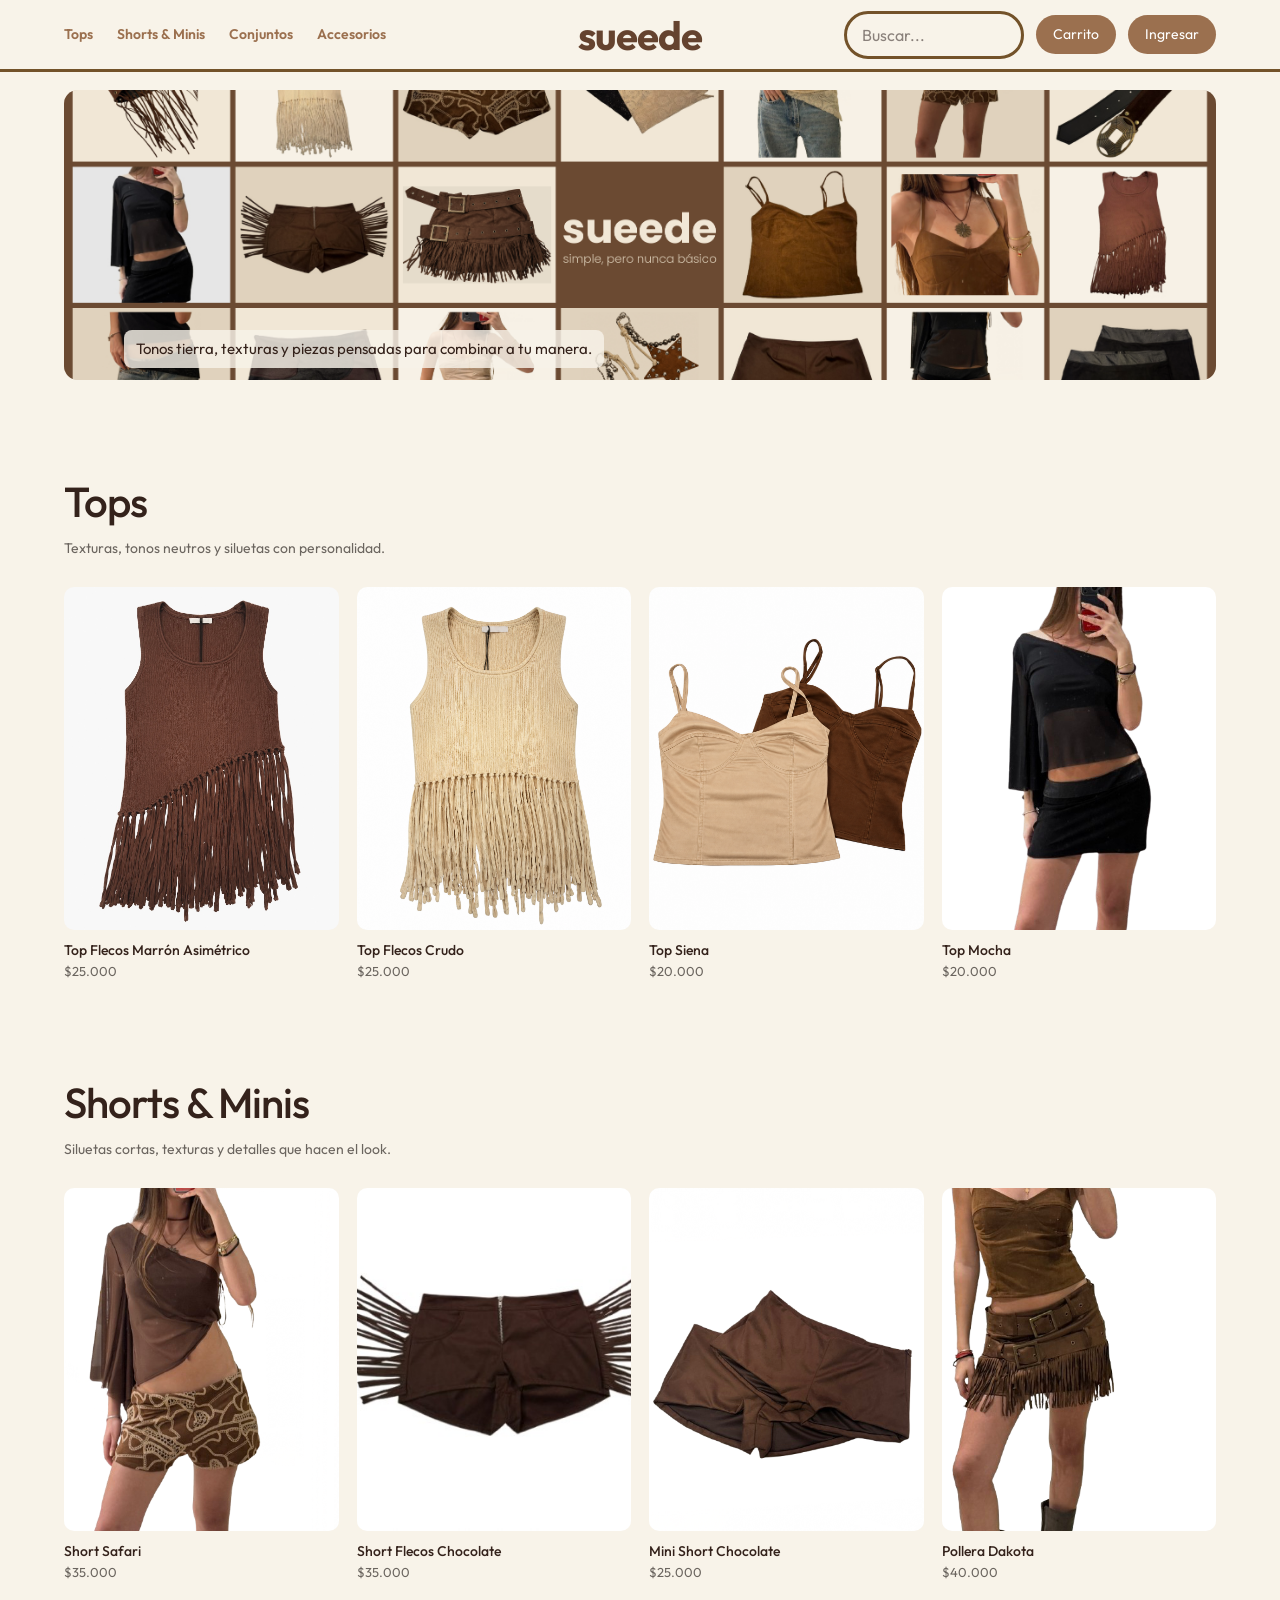
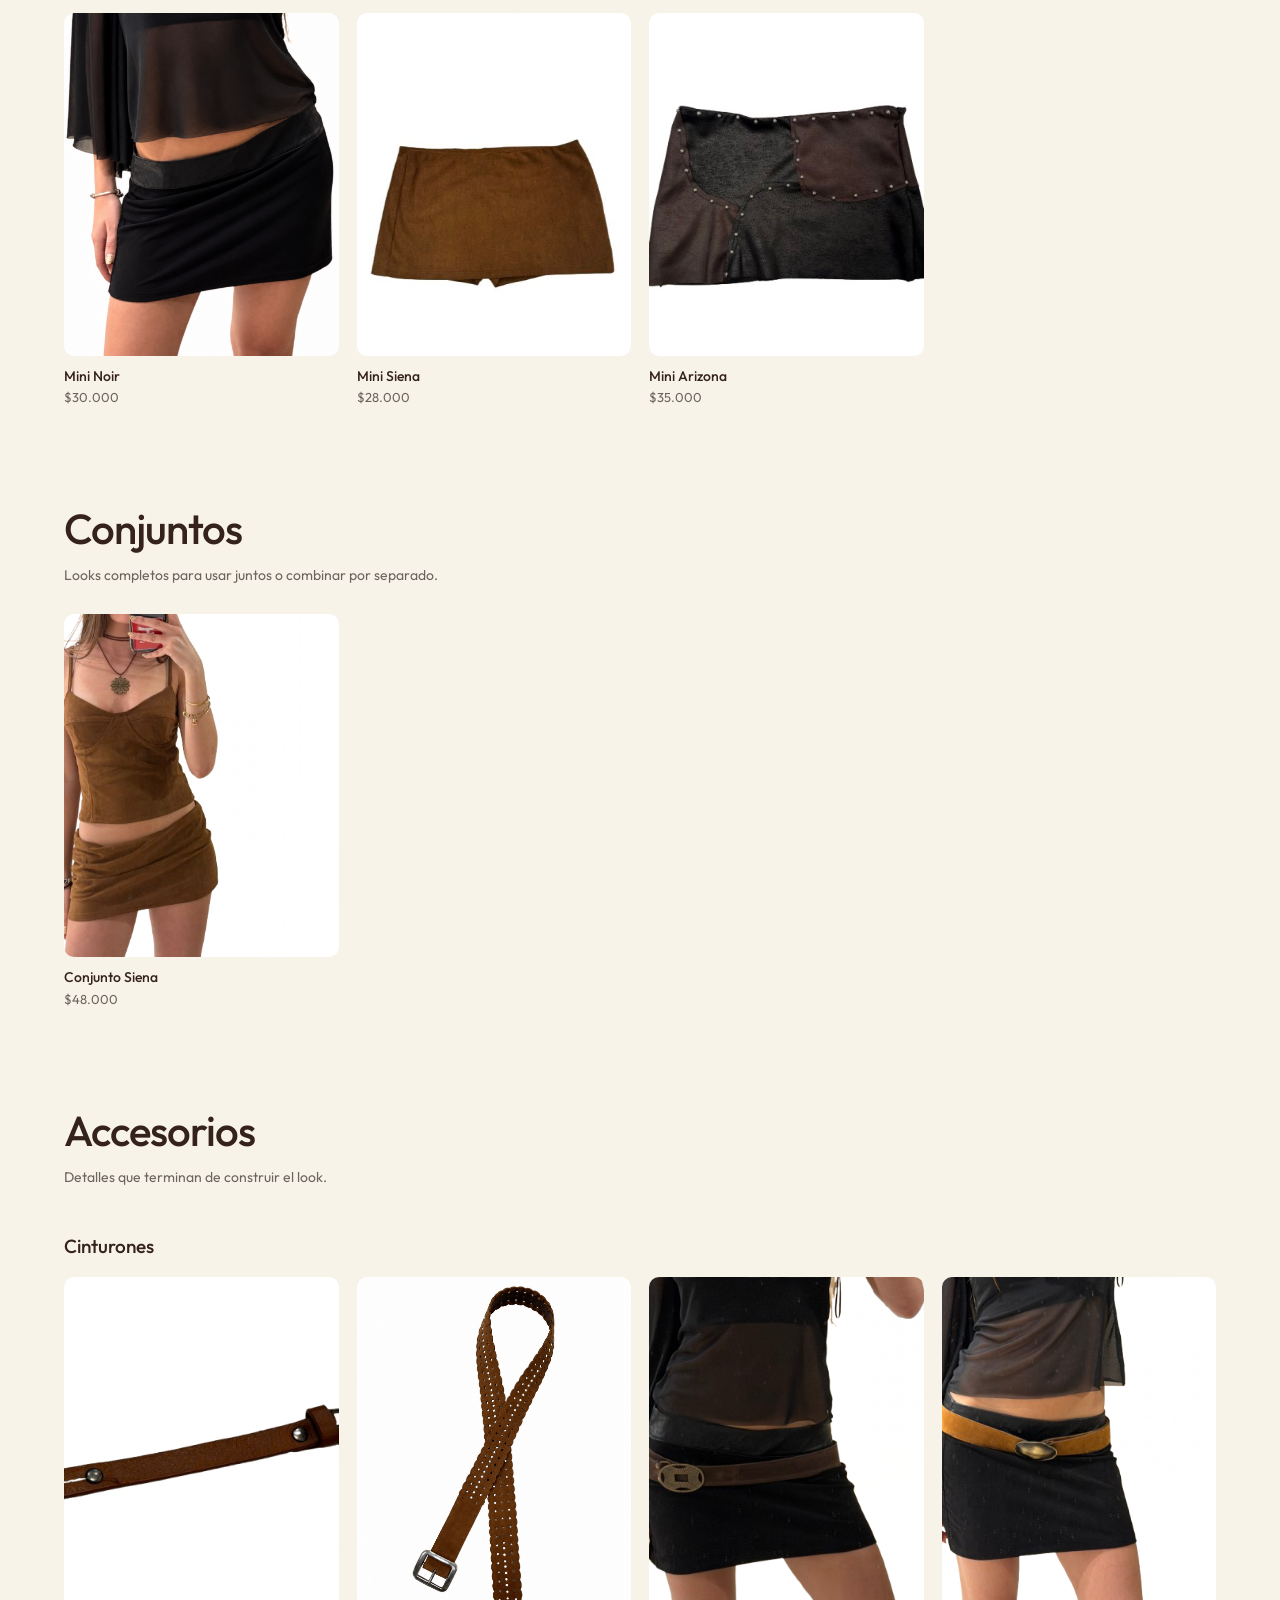
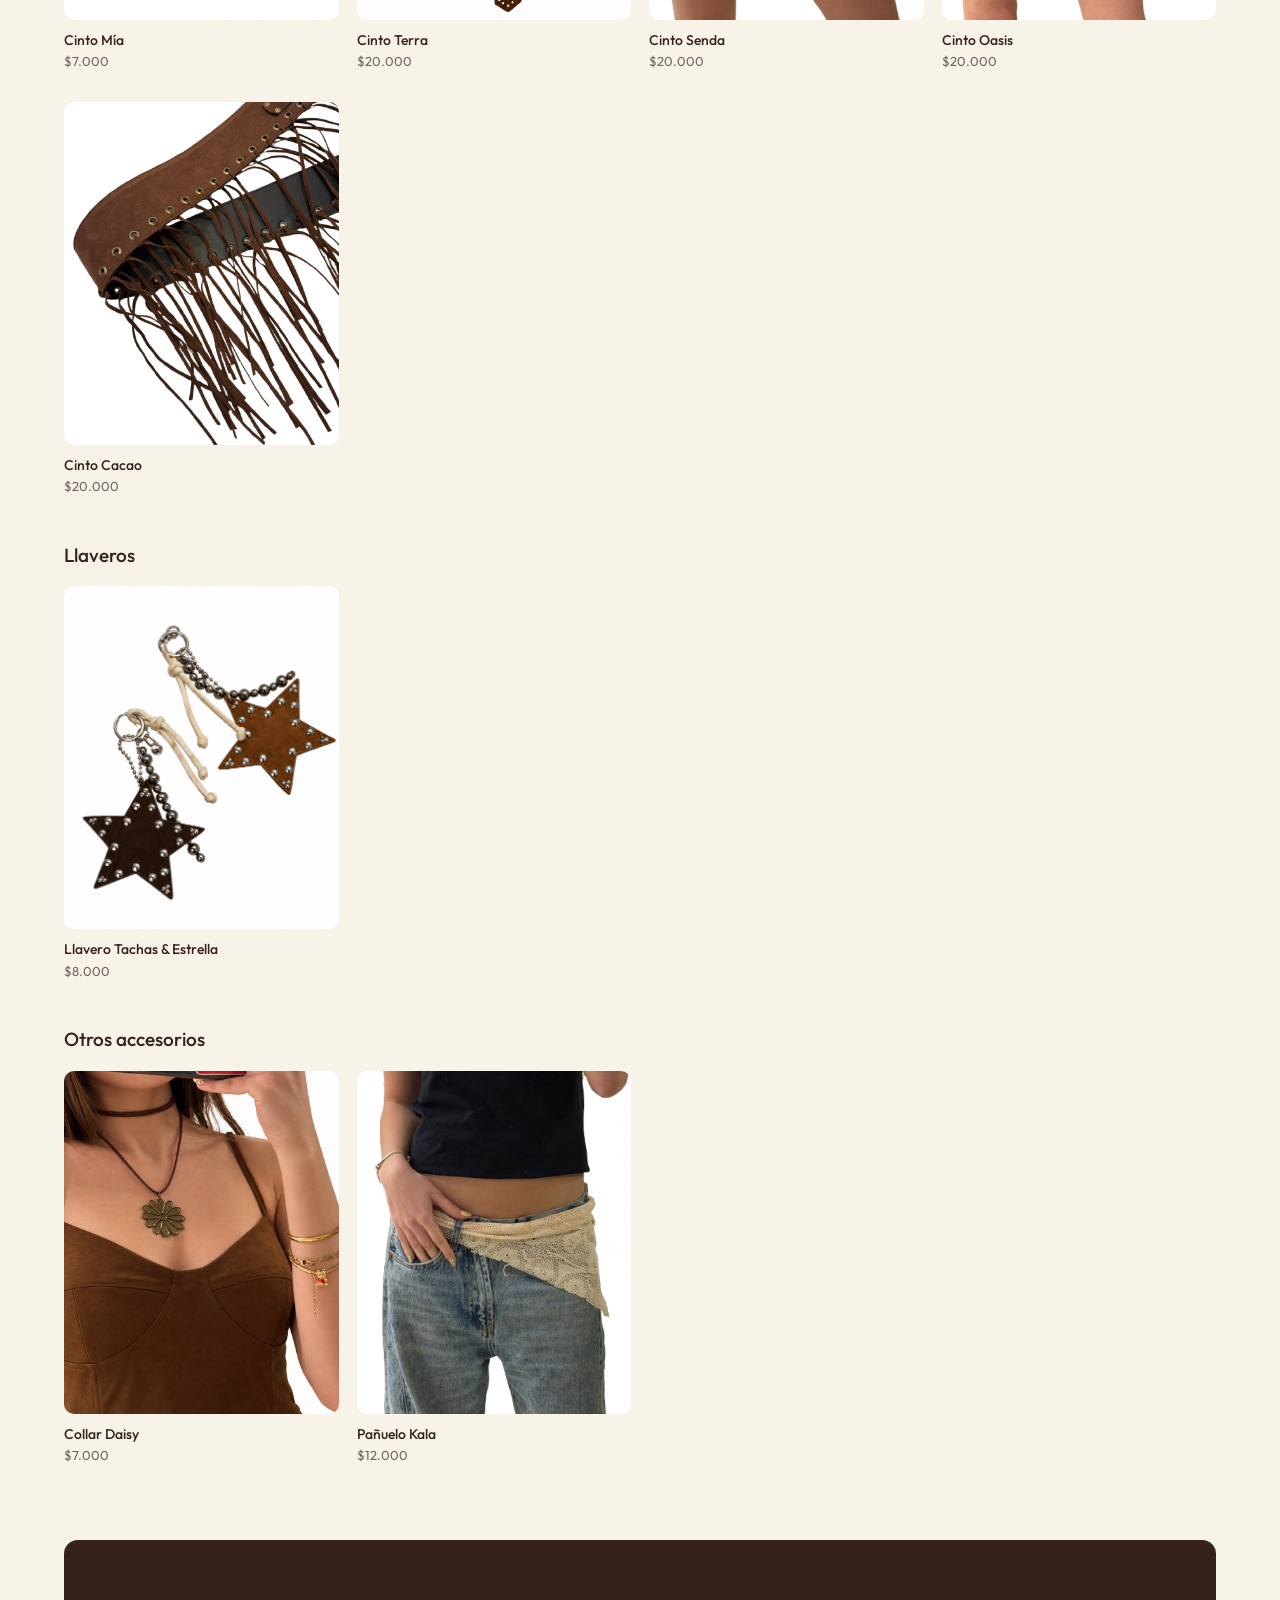
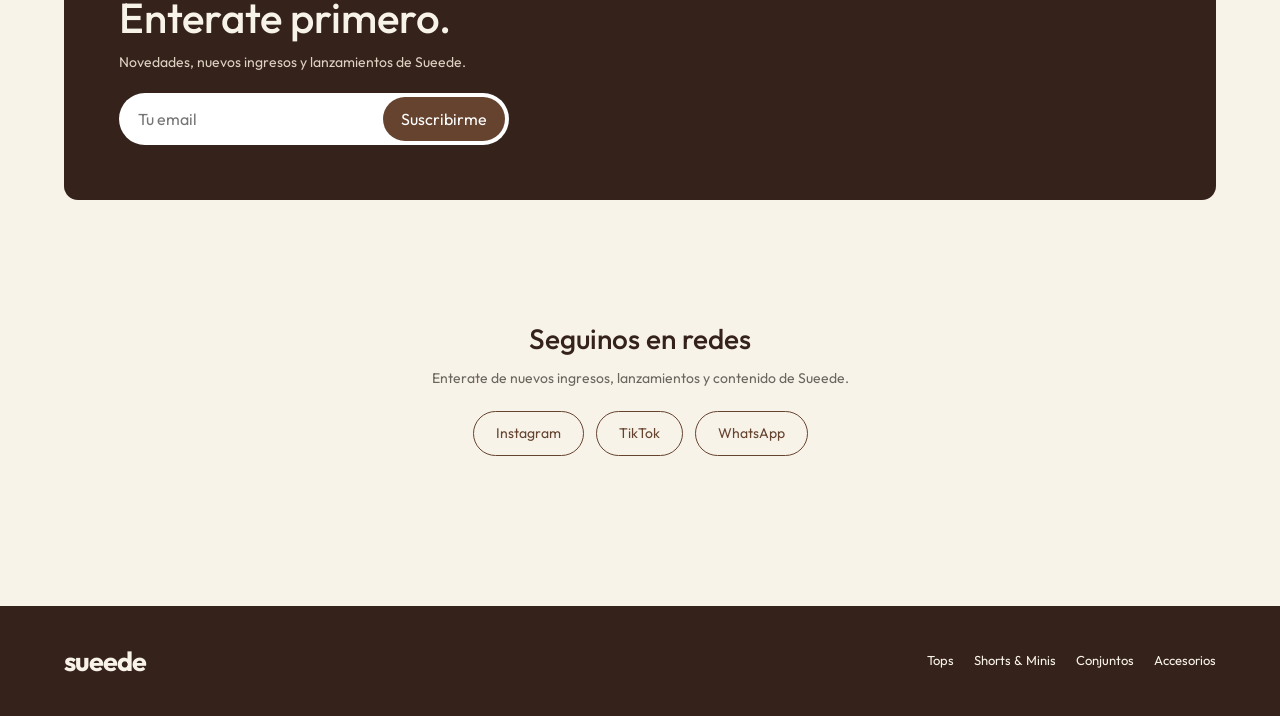
<file: index.html>
<!DOCTYPE html>
<html lang="es">

<head>
  <meta charset="UTF-8">

  <meta
    name="viewport"
    content="width=device-width, initial-scale=1.0"
  >

  <title>Sueede</title>

  <meta
    name="description"
    content="Ropa y accesorios femeninos en tonos tierra, texturas y detalles con personalidad."
  >

  <!-- TIPOGRAFÍA -->

  <link
    rel="preconnect"
    href="https://fonts.googleapis.com"
  >

  <link
    rel="preconnect"
    href="https://fonts.gstatic.com"
    crossorigin
  >

  <link
    href="https://fonts.googleapis.com/css2?family=Outfit:wght@300;400;500;600;700&display=swap"
    rel="stylesheet"
  >

  <!-- CSS -->

  <link
    rel="stylesheet"
    href="./css/styles.css"
  >

</head>


<body>


  <!-- =========================
       HEADER
  ========================== -->

  <header class="header">


    <!-- NAVEGACIÓN -->

    <nav
      class="nav"
      aria-label="Navegación principal"
    >

      <a href="#tops">
        Tops
      </a>

      <a href="#shorts">
        Shorts & Minis
      </a>

      <a href="#conjuntos">
        Conjuntos
      </a>

      <a href="#accesorios">
        Accesorios
      </a>

    </nav>


    <!-- LOGO -->

    <a
      href="./index.html"
      class="logo"
    >
      sueede
    </a>


    <!-- PARTE DERECHA -->
<div class="header__right">

  <input
    class="buscador"
    type="search"
    id="buscador"
    placeholder="Buscar..."
    aria-label="Buscar productos"
  >

  <a
    href="./carrito.html"
    class="acceso"
  >
    Carrito
  </a>

  <a
    href="./login.html"
    class="acceso"
  >
    Ingresar
  </a>

</div>

  </header>



  <!-- =========================
       CONTENIDO PRINCIPAL
  ========================== -->

  <main>


    <!-- =========================
         BANNER
    ========================== -->

    <section class="banner">


      <div class="banner__img">

        <img
          src="./img/banner.jpg"
          alt="Colección Sueede"
        >

      </div>


    <div class="banner__txt">

  <p class="banner__desc">
    Tonos tierra, texturas y piezas pensadas para combinar a tu manera.
  </p>

</div>


    </section>



    <!-- =========================
         TOPS
    ========================== -->

    <section
      class="categoria"
      id="tops"
    >


      <div class="categoria-titulo">

        <h2>
          Tops
        </h2>

        <p>
          Texturas, tonos neutros y siluetas con personalidad.
        </p>

      </div>


      <!--
      JavaScript va a colocar
      automáticamente todos los tops acá.
      -->

      <div
        class="productos-grid"
        id="productosTops"
      >
      </div>


    </section>



    <!-- =========================
         SHORTS & MINIS
    ========================== -->

    <section
      class="categoria"
      id="shorts"
    >


      <div class="categoria-titulo">

        <h2>
          Shorts & Minis
        </h2>

        <p>
          Siluetas cortas, texturas y detalles que hacen el look.
        </p>

      </div>


      <!--
      JavaScript coloca acá
      todos los Shorts & Minis.
      -->

      <div
        class="productos-grid"
        id="productosShorts"
      >
      </div>


    </section>



    <!-- =========================
         CONJUNTOS
    ========================== -->

    <section
      class="categoria"
      id="conjuntos"
    >


      <div class="categoria-titulo">

        <h2>
          Conjuntos
        </h2>

        <p>
          Looks completos para usar juntos o combinar por separado.
        </p>

      </div>


      <!--
      JavaScript coloca acá
      todos los conjuntos.
      -->

      <div
        class="productos-grid"
        id="productosConjuntos"
      >
      </div>


    </section>



    <!-- =========================
         ACCESORIOS
    ========================== -->

    <section
      class="categoria"
      id="accesorios"
    >


      <div class="categoria-titulo">

        <h2>
          Accesorios
        </h2>

        <p>
          Detalles que terminan de construir el look.
        </p>

      </div>



      <!-- =========================
           CINTURONES
      ========================== -->

      <h3 class="subcategoria">
        Cinturones
      </h3>


      <div
        class="productos-grid"
        id="productosCinturones"
      >
      </div>



      <!-- =========================
           LLAVEROS
      ========================== -->

      <h3 class="subcategoria">
        Llaveros
      </h3>


      <div
        class="productos-grid"
        id="productosLlaveros"
      >
      </div>



      <!-- =========================
           OTROS ACCESORIOS
      ========================== -->

      <h3 class="subcategoria">
        Otros accesorios
      </h3>


      <div
        class="productos-grid"
        id="productosOtros"
      >
      </div>


    </section>



    <!-- =========================
         NEWSLETTER
    ========================== -->

    <section class="news">


      <h2>
        Enterate primero.
      </h2>


      <p>
        Novedades, nuevos ingresos y lanzamientos de Sueede.
      </p>


      <form>

        <input
          type="email"
          placeholder="Tu email"
          aria-label="Correo electrónico"
        >


        <button type="submit">
          Suscribirme
        </button>

      </form>


    </section>

<br>
<br>

    <!-- =========================
         INSTAGRAM
    ========================== -->

  <section class="redes">

  <h2>Seguinos en redes</h2>

  <p>
    Enterate de nuevos ingresos, lanzamientos y contenido de Sueede.
  </p>

  <div class="redes-botones">

    <a
      href="https://www.instagram.com/sueede.ba?dlrf=MTB0Z3FmYmZydmdyaw=="
      target="_blank"
      rel="noopener"
      class="boton-red"
    >
      Instagram
    </a>

    <a
      href="https://www.tiktok.com/@sueede.ba?_r=1&_t=ZS-9ASUhpwdd6z"
      target="_blank"
      rel="noopener"
      class="boton-red"
    >
      TikTok
    </a>
   <a
  href="https://wa.me/5491123039448"
  target="_blank"
  rel="noopener"
  class="boton-red"
>
  WhatsApp
</a>

  </div>

</section>


  </div>

</section>


  </main>



  <!-- =========================
       FOOTER
  ========================== -->

  <footer class="footer">


    <a
      href="./index.html"
      class="logo"
    >
      sueede
    </a>


    <div class="footer__links">


      <a href="#tops">
        Tops
      </a>


      <a href="#shorts">
        Shorts & Minis
      </a>


      <a href="#conjuntos">
        Conjuntos
      </a>


      <a href="#accesorios">
        Accesorios
      </a>


    </div>



  </footer>



  <!-- =========================
       JAVASCRIPT
  ========================== -->

  <!--
  Primero cargamos productos.js
  porque ahí están todos los productos.
  -->

  <script src="./js/productos.js"></script>


  <!--
  Después cargamos app.js,
  que usa esos productos
  para armar el home.
  -->

  <script src="./js/app.js"></script>


</body>

</html>
</file>
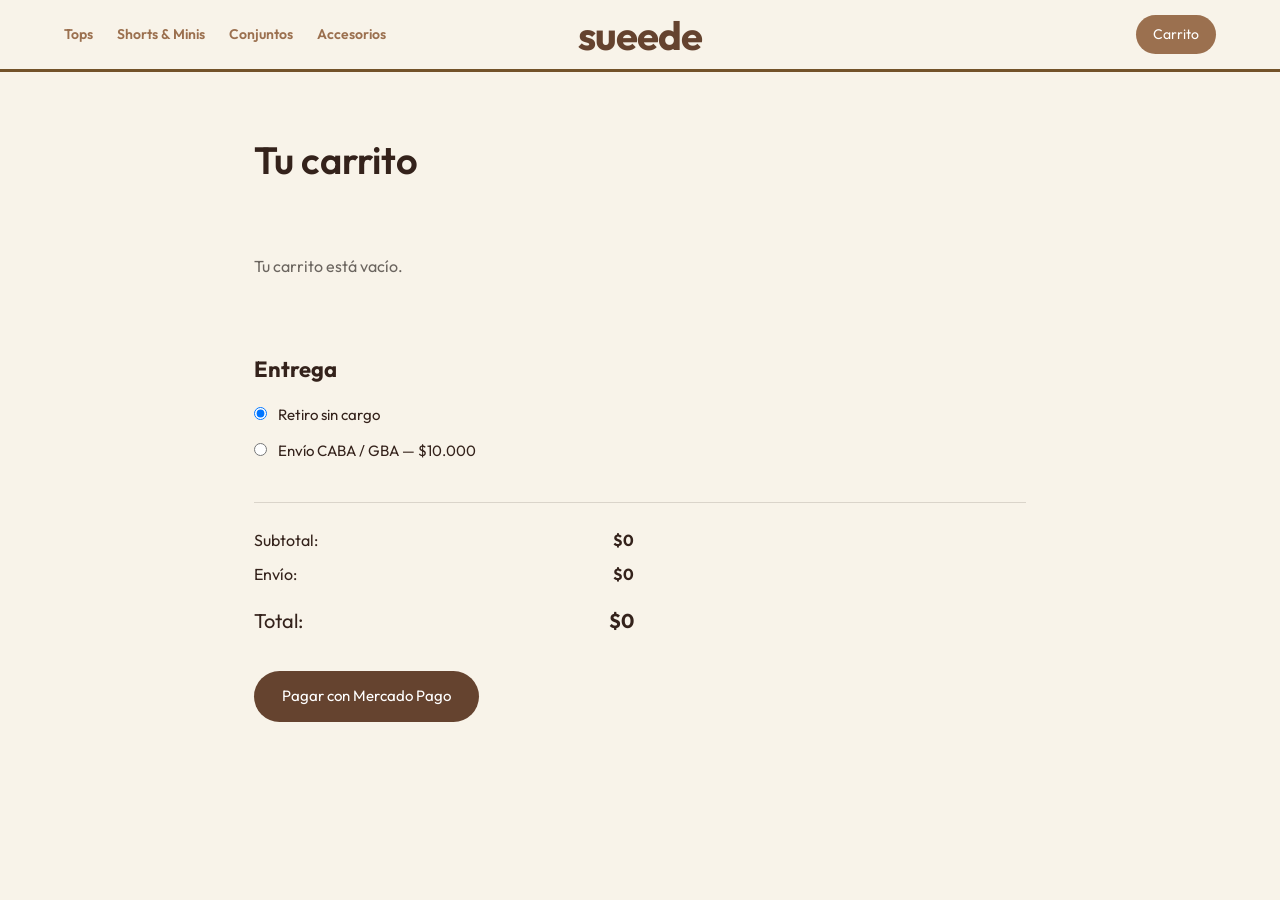
<file: carrito.html>
<!DOCTYPE html>
<html lang="es">

<head>
  <meta charset="UTF-8">

  <meta
    name="viewport"
    content="width=device-width, initial-scale=1.0"
  >

  <title>Carrito · Sueede</title>

  <link
    href="https://fonts.googleapis.com/css2?family=Outfit:wght@300;400;500;600;700;800&display=swap"
    rel="stylesheet"
  >

  <link
    rel="stylesheet"
    href="./css/styles.css"
  >
</head>


<body>

  <header class="header">

    <nav class="nav">

      <a href="./index.html#tops">
        Tops
      </a>

      <a href="./index.html#shorts">
        Shorts & Minis
      </a>

      <a href="./index.html#conjuntos">
        Conjuntos
      </a>

      <a href="./index.html#accesorios">
        Accesorios
      </a>

    </nav>


    <a
      href="./index.html"
      class="logo"
    >
      sueede
    </a>


    <div class="header__right">

      <a
        href="./carrito.html"
        class="acceso"
      >
        Carrito
      </a>

    </div>

  </header>


  <main class="carrito">

    <h1>
      Tu carrito
    </h1>


    <div id="listaCarrito">
    </div>


    <section class="entrega">

      <h2>
        Entrega
      </h2>


      <label class="entrega-opcion">

        <input
          type="radio"
          name="envio"
          value="0"
          checked
        >

        Retiro sin cargo

      </label>


      <label class="entrega-opcion">

        <input
          type="radio"
          name="envio"
          value="5000"
        >

        Envío CABA / GBA — $10.000

      </label>

    </section>


    <section class="resumen-carrito">

      <p>
        Subtotal:
        <strong id="subtotal">$0</strong>
      </p>

      <p>
        Envío:
        <strong id="costoEnvio">$0</strong>
      </p>

      <p class="total-carrito">
        Total:
        <strong id="total">$0</strong>
      </p>


      <button
        class="boton-pagar"
        id="botonPagar"
        type="button"
      >
        Pagar con Mercado Pago
      </button>

    </section>

  </main>


  <script src="./js/carrito.js"></script>

</body>

</html>
</file>
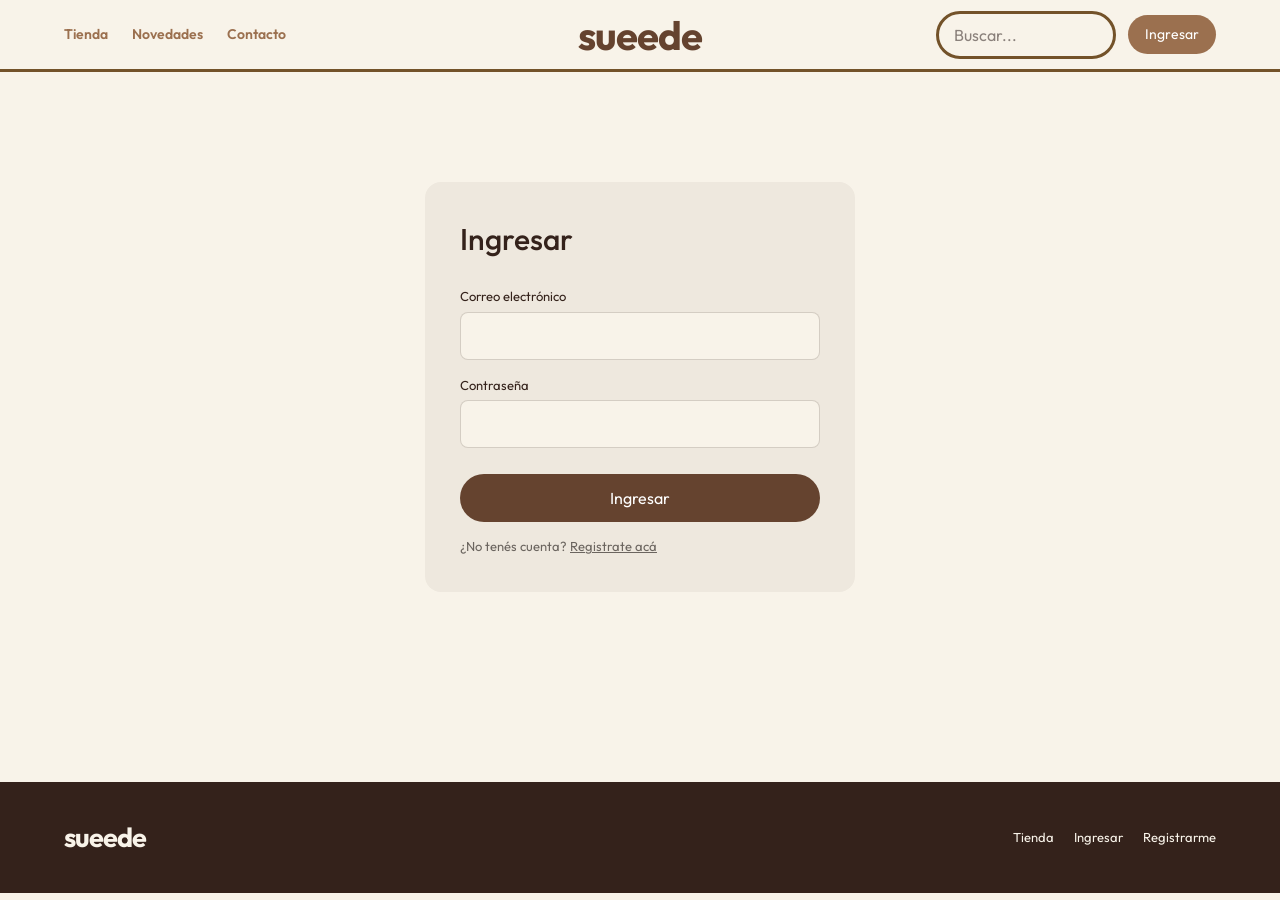
<file: login.html>
<!DOCTYPE html>
<html lang="es">
<head>
  <meta charset="UTF-8">
  <meta name="viewport" content="width=device-width, initial-scale=1">
  <title>Ingresar · sueede</title>
  <link rel="preconnect" href="https://fonts.googleapis.com">
  <link rel="preconnect" href="https://fonts.gstatic.com" crossorigin>
  <link href="https://fonts.googleapis.com/css2?family=Instrument+Serif:ital@0;1&family=Outfit:wght@300;400;500;600;800&display=swap" rel="stylesheet">
  <link rel="stylesheet" href="./css/styles.css">
</head>
<body>
  <header class="header">
    <nav class="nav" aria-label="Principal">
      <a href="./index.html">Tienda</a>
      <a href="./index.html#newsletter">Novedades</a>
      <a href="#contacto">Contacto</a>
    </nav>
    <a href="./index.html" class="logo" aria-label="sueede, inicio">sueede</a>
    <div class="header__right">
      <form action="./index.html" method="get">
        <input class="buscador" type="search" name="q" placeholder="Buscar..." aria-label="Buscar">
      </form>
      <a href="./login.html" class="acceso">Ingresar</a>
    </div>
  </header>
  <main class="auth">
    <section class="auth__box">
      <h1>Ingresar</h1>
      <form action="./index.html" method="get">
        <div class="campo"><label for="mail">Correo electrónico</label><input id="mail" type="email" name="mail" required></div>
        <div class="campo"><label for="pass">Contraseña</label><input id="pass" type="password" name="password" required></div>
        <button type="submit">Ingresar</button>
        <p>¿No tenés cuenta? <a href="./register.html">Registrate acá</a></p>
      </form>
    </section>
  </main>
  <footer class="footer" id="contacto">
    <a href="./index.html" class="logo">sueede</a>
    <div class="footer__links">
      <a href="./index.html">Tienda</a>
      <a href="./login.html">Ingresar</a>
      <a href="./register.html">Registrarme</a>
    </div>
  </footer>
</body>
</html>
</file>
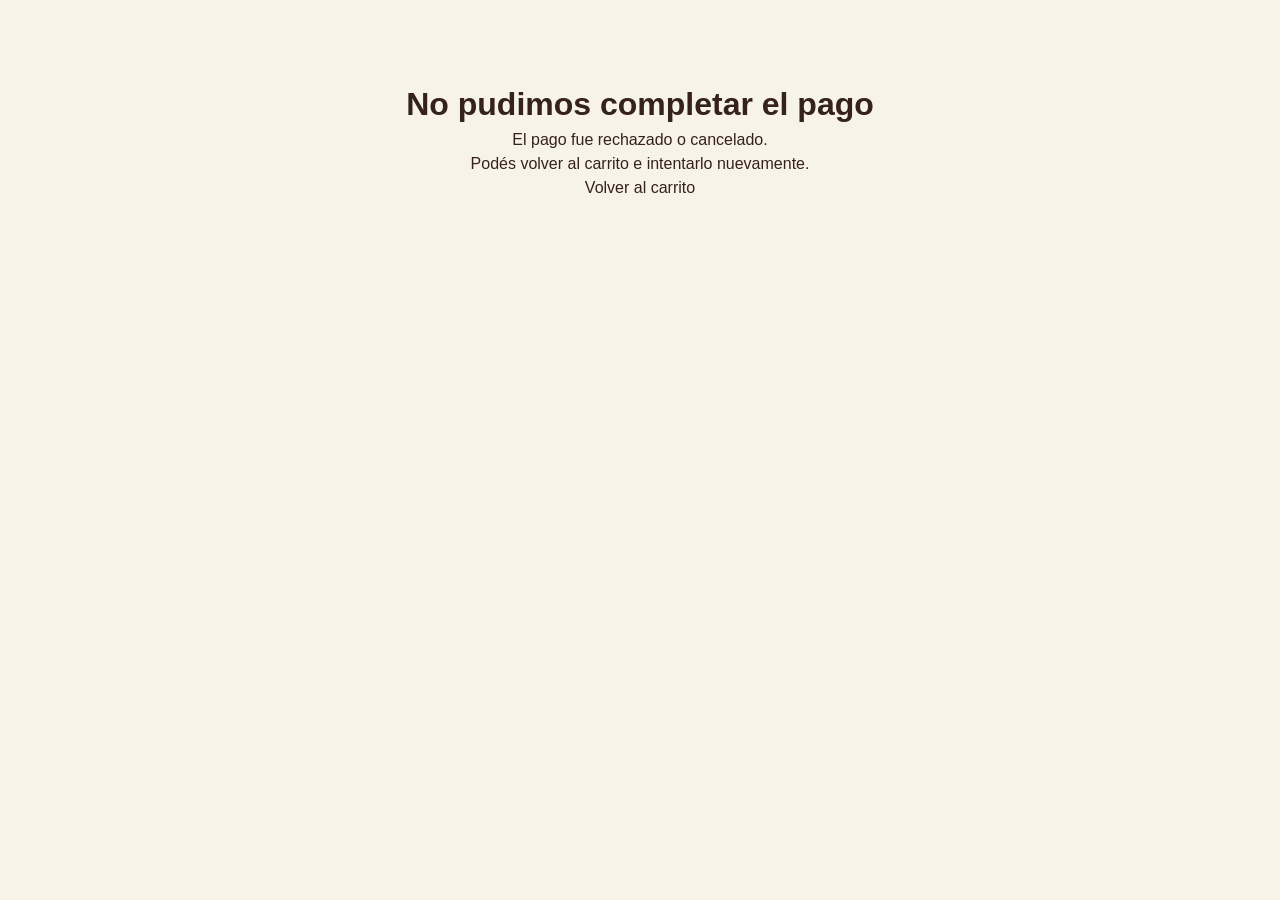
<file: pago-error.html>
<!DOCTYPE html>
<html lang="es">
<head>
  <meta charset="UTF-8">
  <meta name="viewport" content="width=device-width, initial-scale=1.0">
  <title>Pago no realizado | Sueede</title>
  <link rel="stylesheet" href="./css/styles.css">
</head>

<body>

  <main style="text-align:center; padding:80px 20px;">
    <h1>No pudimos completar el pago</h1>

    <p>
      El pago fue rechazado o cancelado.
    </p>

    <p>
      Podés volver al carrito e intentarlo nuevamente.
    </p>

    <a href="./carrito.html">
      Volver al carrito
    </a>
  </main>

</body>
</html>
</file>
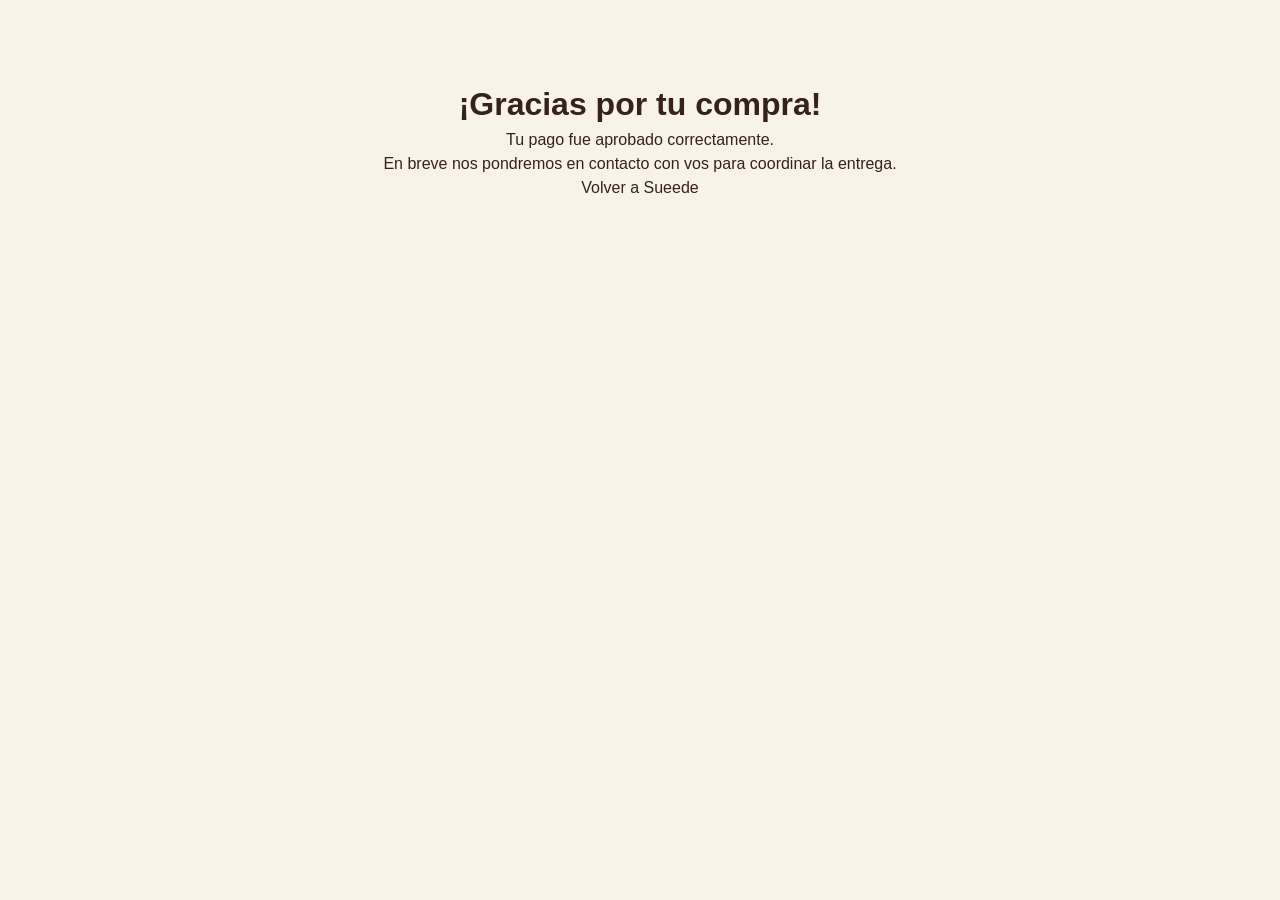
<file: pago-exitoso.html>
<!DOCTYPE html>
<html lang="es">
<head>
  <meta charset="UTF-8">
  <meta name="viewport" content="width=device-width, initial-scale=1.0">
  <title>Pago exitoso | Sueede</title>
  <link rel="stylesheet" href="./css/styles.css">
</head>

<body>

  <main style="text-align:center; padding:80px 20px;">
    <h1>¡Gracias por tu compra!</h1>

    <p>
      Tu pago fue aprobado correctamente.
    </p>

    <p>
      En breve nos pondremos en contacto con vos para coordinar la entrega.
    </p>

    <a href="./index.html">
      Volver a Sueede
    </a>
  </main>

</body>
</html>
</file>
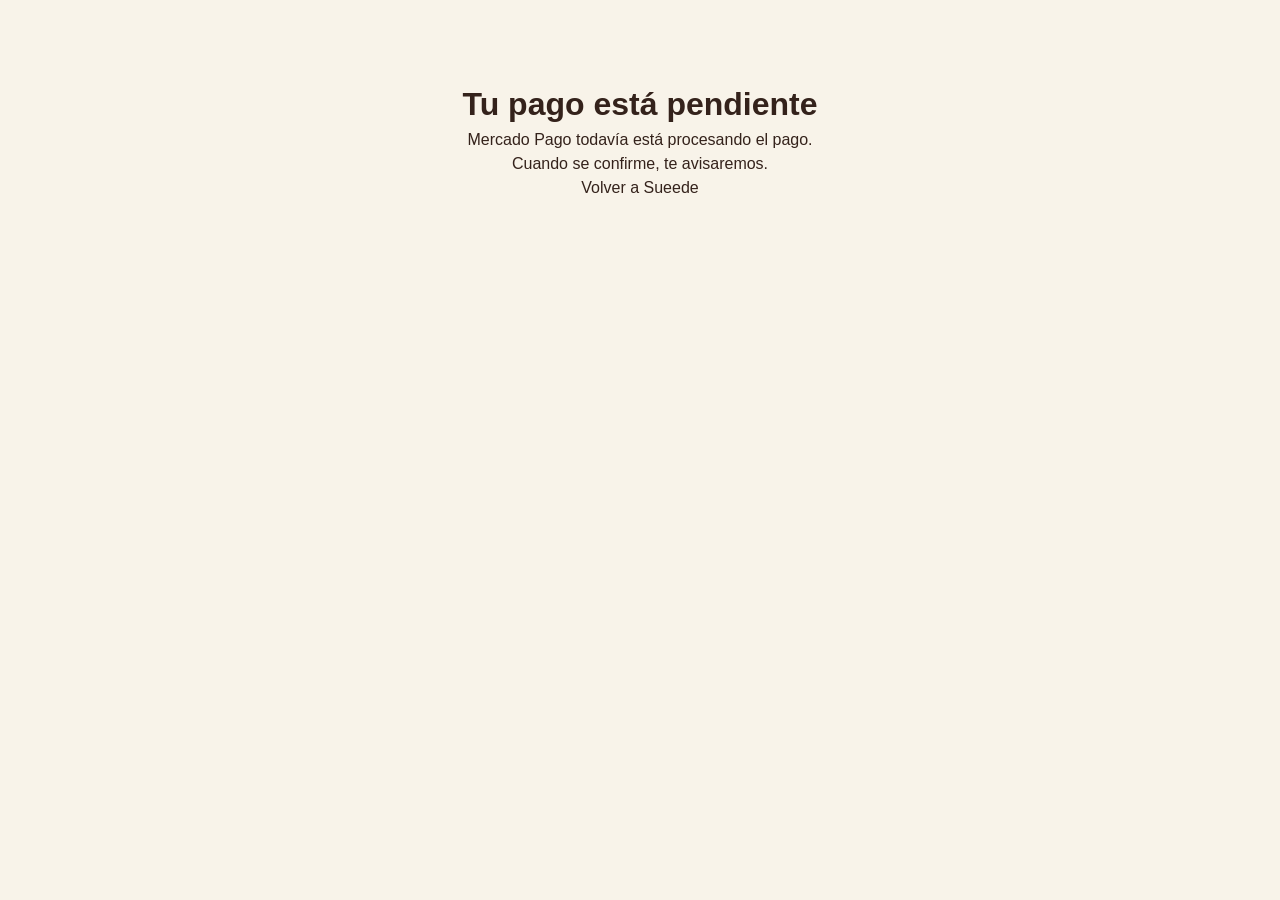
<file: pago-pendiente.html>
<!DOCTYPE html>
<html lang="es">
<head>
  <meta charset="UTF-8">
  <meta name="viewport" content="width=device-width, initial-scale=1.0">
  <title>Pago pendiente | Sueede</title>
  <link rel="stylesheet" href="./css/styles.css">
</head>

<body>

  <main style="text-align:center; padding:80px 20px;">
    <h1>Tu pago está pendiente</h1>

    <p>
      Mercado Pago todavía está procesando el pago.
    </p>

    <p>
      Cuando se confirme, te avisaremos.
    </p>

    <a href="./index.html">
      Volver a Sueede
    </a>
  </main>

</body>
</html>
</file>
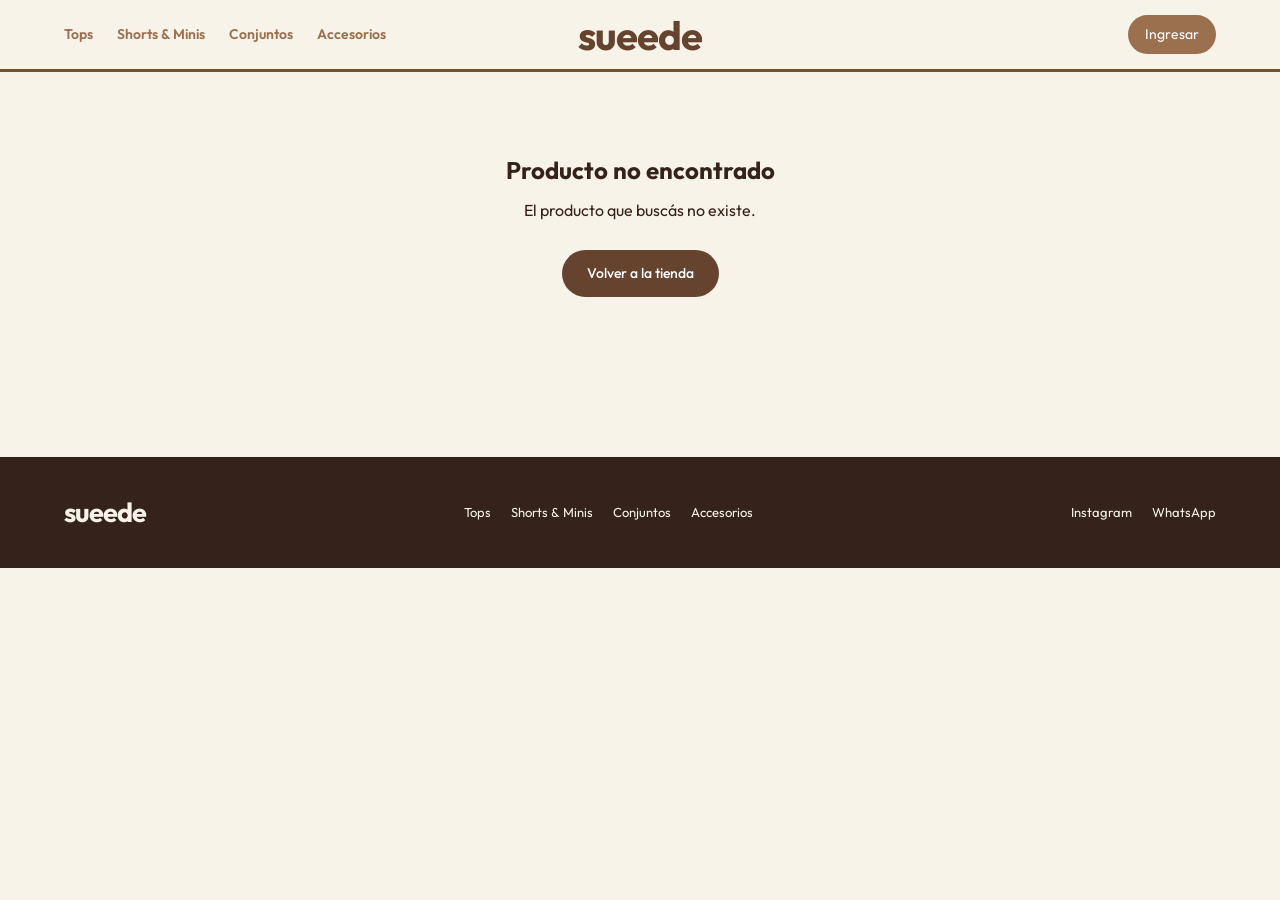
<file: producto.html>
<!DOCTYPE html>
<html lang="es">

<head>

  <meta charset="UTF-8">

  <meta
    name="viewport"
    content="width=device-width, initial-scale=1.0"
  >

  <title>Producto · Sueede</title>

  <meta
    name="description"
    content="Producto Sueede"
  >

  <!-- TIPOGRAFÍA -->

  <link
    rel="preconnect"
    href="https://fonts.googleapis.com"
  >

  <link
    rel="preconnect"
    href="https://fonts.gstatic.com"
    crossorigin
  >

  <link
    href="https://fonts.googleapis.com/css2?family=Outfit:wght@300;400;500;600;700&display=swap"
    rel="stylesheet"
  >

  <!-- CSS -->

  <link
    rel="stylesheet"
    href="./css/styles.css"
  >

</head>


<body>


  <!-- =========================
       HEADER
  ========================== -->

  <header class="header">


    <nav
      class="nav"
      aria-label="Navegación principal"
    >

      <a href="./index.html#tops">
        Tops
      </a>

      <a href="./index.html#shorts">
        Shorts & Minis
      </a>

      <a href="./index.html#conjuntos">
        Conjuntos
      </a>

      <a href="./index.html#accesorios">
        Accesorios
      </a>

    </nav>


    <a
      href="./index.html"
      class="logo"
    >
      sueede
    </a>


    <div class="header__right">

      <a
        href="./login.html"
        class="acceso"
      >
        Ingresar
      </a>

    </div>

  </header>



  <!-- =========================
       PRODUCTO
  ========================== -->

  <main>


    <section class="detalle-producto">


      <!-- GALERÍA -->

      <div
        class="detalle-galeria"
        id="galeriaProducto"
      >

        <!--
        JavaScript va a poner acá las fotos
        -->

      </div>



      <!-- INFORMACIÓN -->

      <div class="detalle-info">


        <p
          class="detalle-categoria"
          id="categoriaProducto"
        >
        </p>


        <h1 id="nombreProducto">
        </h1>


        <p
          class="detalle-precio"
          id="precioProducto"
        >
        </p>


        <p
          class="detalle-descripcion"
          id="descripcionProducto"
        >
        </p>


       <div class="selector-color">

  <p>
    <strong>Elegí un color:</strong>
  </p>

  <div
    class="opciones-color"
    id="coloresProducto"
  >
  </div>

</div>


<button
  class="boton-whatsapp"
  id="botonAgregarCarrito"
  type="button"
>
  Agregar al carrito
</button>

      </div>


    </section>



    <!-- =========================
         PRODUCTOS RELACIONADOS
    ========================== -->

    <section class="relacionados">


      <h2>
        También te puede gustar
      </h2>


      <div
        class="productos-grid"
        id="productosRelacionados"
      >

        <!--
        JavaScript coloca acá
        productos de la misma categoría
        -->

      </div>


    </section>


  </main>



  <!-- =========================
       FOOTER
  ========================== -->

  <footer class="footer">


    <a
      href="./index.html"
      class="logo"
    >
      sueede
    </a>


    <div class="footer__links">

      <a href="./index.html#tops">
        Tops
      </a>

      <a href="./index.html#shorts">
        Shorts & Minis
      </a>

      <a href="./index.html#conjuntos">
        Conjuntos
      </a>

      <a href="./index.html#accesorios">
        Accesorios
      </a>

    </div>


    <div class="footer__links">

      <a href="#">
        Instagram
      </a>

      <a href="#">
        WhatsApp
      </a>

    </div>


  </footer>



  <!-- =========================
       JAVASCRIPT
  ========================== -->

  <!--
  IMPORTANTE:
  productos.js tiene que ir PRIMERO
  porque producto.js usa esos datos.
  -->

  <script src="./js/productos.js"></script>

  <script src="./js/producto.js"></script>


</body>

</html>
</file>
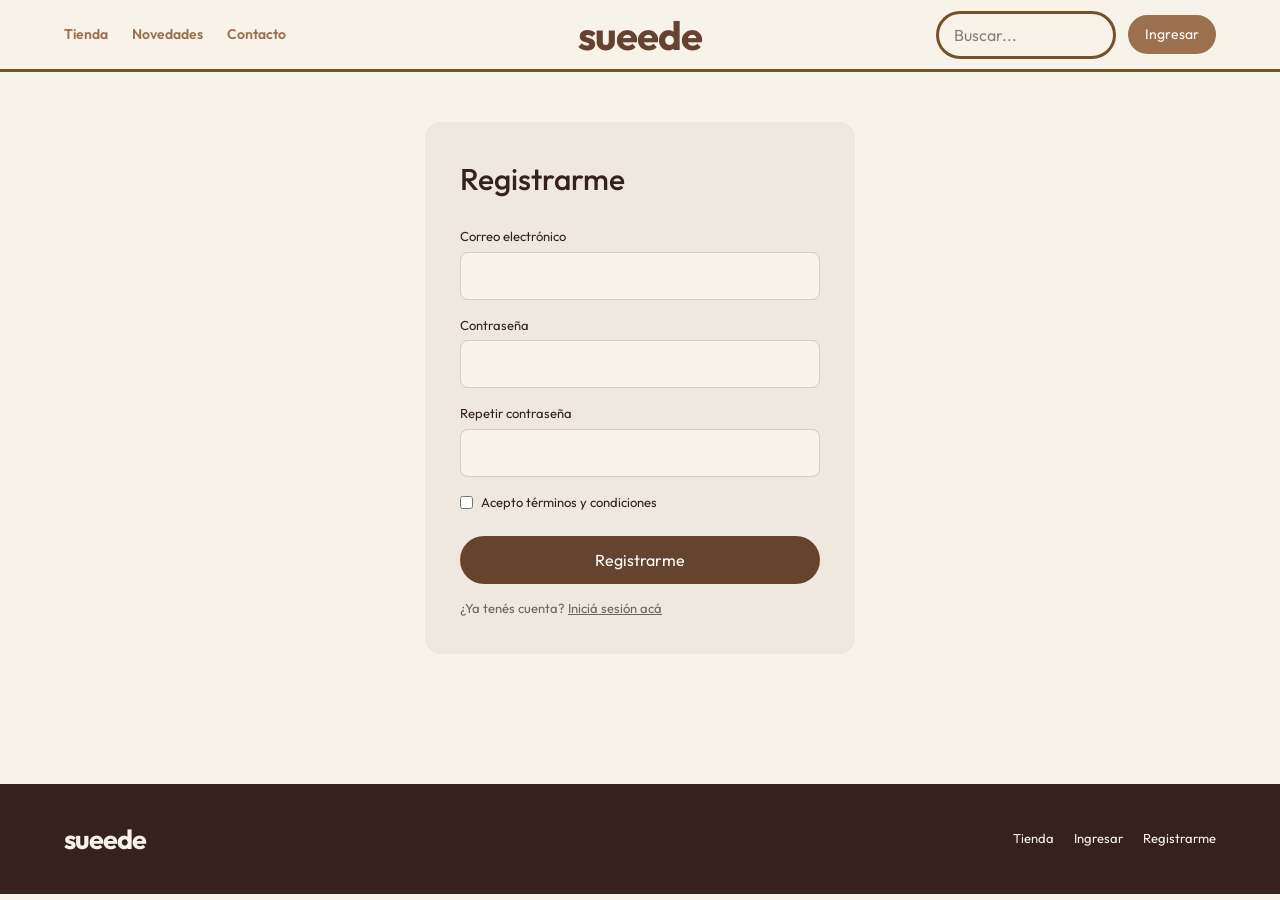
<file: register.html>
<!DOCTYPE html>
<html lang="es">
<head>
  <meta charset="UTF-8">
  <meta name="viewport" content="width=device-width, initial-scale=1">
  <title>Registrarme · sueede</title>
  <link rel="preconnect" href="https://fonts.googleapis.com">
  <link rel="preconnect" href="https://fonts.gstatic.com" crossorigin>
  <link href="https://fonts.googleapis.com/css2?family=Instrument+Serif:ital@0;1&family=Outfit:wght@300;400;500;600;800&display=swap" rel="stylesheet">
  <link rel="stylesheet" href="./css/styles.css">
</head>
<body>
  <header class="header">
    <nav class="nav" aria-label="Principal">
      <a href="./index.html">Tienda</a>
      <a href="./index.html#newsletter">Novedades</a>
      <a href="#contacto">Contacto</a>
    </nav>
    <a href="./index.html" class="logo" aria-label="sueede, inicio">sueede</a>
    <div class="header__right">
      <form action="./index.html" method="get">
        <input class="buscador" type="search" name="q" placeholder="Buscar..." aria-label="Buscar">
      </form>
      <a href="./login.html" class="acceso">Ingresar</a>
    </div>
  </header>
  <main class="auth">
    <section class="auth__box">
      <h1>Registrarme</h1>
      <form action="./login.html" method="get">
        <div class="campo"><label for="mail">Correo electrónico</label><input id="mail" type="email" name="mail" required></div>
        <div class="campo"><label for="pass">Contraseña</label><input id="pass" type="password" name="password" required></div>
        <div class="campo"><label for="pass2">Repetir contraseña</label><input id="pass2" type="password" name="password2" required></div>
        <div class="check"><input type="checkbox" id="terminos" required><label for="terminos">Acepto términos y condiciones</label></div>
        <button type="submit">Registrarme</button>
        <p>¿Ya tenés cuenta? <a href="./login.html">Iniciá sesión acá</a></p>
      </form>
    </section>
  </main>
  <footer class="footer" id="contacto">
    <a href="./index.html" class="logo">sueede</a>
    <div class="footer__links">
      <a href="./index.html">Tienda</a>
      <a href="./login.html">Ingresar</a>
      <a href="./register.html">Registrarme</a>
    </div>
  </footer>
</body>
</html>
</file>
<file: css/styles.css>
/* =========================
   COLORES Y VARIABLES
========================= */

:root {
  --crema: #f8f3e9;
  --hueso: #eee8de;
  --beige: #ddd1c2;

  --marron: #65432f;
  --caramelo: #9b704f;
  --chocolate: #34221b;

  --gris: #6b655f;
  --negro: #1f1d1b;

  --radio: 14px;

  --padding-lateral: clamp(20px, 5vw, 70px);
}


/* =========================
   GENERAL
========================= */

* {
  box-sizing: border-box;
  margin: 0;
  padding: 0;
}

html {
  scroll-behavior: smooth;
}

body {
  font-family: "Outfit", sans-serif;
  background: var(--crema);
  color: var(--chocolate);
  line-height: 1.5;
}

a {
  color: inherit;
  text-decoration: none;
}

img {
  display: block;
  width: 100%;
}

button,
input {
  font: inherit;
}


/* =========================
   HEADER
========================= */

.header {
  min-height: 72px;

  display: grid;
  grid-template-columns: 1fr auto 1fr;

  align-items: center;

  padding: 0 var(--padding-lateral);

  background: var(--crema);

  border-bottom: 3px solid rgb(115, 82, 41);

  position: sticky;
  top: 0;

  z-index: 20;
}


.logo {
  font-size: 40px;

  font-weight: 700;

  letter-spacing: -1px;

  color: var(--marron);
}


.nav {
  display: flex;

  gap: 24px;

  font-size: 14px;
  font-weight: 600;
  color: var(--caramelo);     
 }

.nav a {
  transition: opacity 0.2s ease;
}


.nav a:hover {
  opacity: 0.55;
}


.header__right,
.header-right {
  display: flex;

  justify-content: flex-end;

  align-items: center;

  gap: 12px;
}


.buscador {
  width: 180px;

  padding: 9px 15px;

  border: 3px solid rgb(115, 82, 41);

  border-radius: 999px;

  background: transparent;

  color: var(--chocolate);

  outline: none;
}


.buscador::placeholder {
  color: #8a817b;
}


.acceso,
.boton-header {
  display: inline-block;

  padding: 9px 17px;

  border-radius: 999px;

  background: var(--caramelo);

  color: white;

  font-size: 14px;
}


.acceso:hover,
.boton-header:hover {
  background: var(--marron);
}


/* =========================
   BANNER DEL HOME
========================= */

.banner {
  position: relative;

  height: clamp(190px, 27vw, 290px);

  margin: 18px var(--padding-lateral) 0;

  border-radius: var(--radio);

  overflow: hidden;

  background: var(--beige);
}


.banner__img,
.banner-img {
  position: absolute;

  inset: 0;

  width: 100%;
  height: 100%;
}


.banner__img img,
.banner-img {
  width: 100%;
  height: 100%;

  object-fit: cover;
}



.banner__txt,
.banner-texto {
  position: absolute;
  z-index: 2;
  left: clamp(22px, 5vw, 60px);
  bottom: 12px;
  max-width: 540px;
}


.banner__title,
.banner-texto h1 {
  font-family: "Outfit", sans-serif;

  font-style: normal;

  font-size: clamp(30px, 5vw, 54px);

  font-weight: 500;

  line-height: 1;

  letter-spacing: -2px;
}


.banner__desc {
  display: inline-block;
  margin-top: 0;

  padding: 8px 12px;

  border-radius: 8px;

  background: rgba(248, 243, 233, 0.82);

  color: var(--chocolate);

  font-size: 15px;
}

/* =========================
   CARRITO
========================= */

.carrito {
  max-width: 900px;

  margin: 0 auto;

  padding:
    60px
    var(--padding-lateral);
}


.carrito h1 {
  font-size: 38px;

  font-weight: 600;

  margin-bottom: 35px;
}


.carrito-producto {
  display: grid;

  grid-template-columns:
    100px 1fr auto;

  align-items: center;

  gap: 20px;

  padding: 18px 0;

  border-bottom:
    1px solid rgba(52, 34, 27, 0.15);
}


.carrito-producto img {
  width: 100px;

  height: 125px;

  object-fit: cover;

  border-radius: 8px;
}


.carrito-producto-info h3 {
  font-size: 16px;

  font-weight: 600;

  margin-bottom: 5px;
}


.carrito-producto-info p {
  color: var(--gris);

  font-size: 14px;
}


.eliminar-producto {
  border: 0;

  background: transparent;

  color: var(--gris);

  cursor: pointer;

  text-decoration: underline;
}


.entrega {
  margin-top: 45px;
}


.entrega h2 {
  margin-bottom: 18px;

  font-size: 22px;
}


.entrega-opcion {
  display: block;

  margin-bottom: 13px;

  font-size: 15px;
}


.entrega-opcion input {
  margin-right: 8px;
}


.resumen-carrito {
  margin-top: 40px;

  padding-top: 25px;

  border-top:
    1px solid rgba(52, 34, 27, 0.15);
}


.resumen-carrito p {
  display: flex;

  justify-content: space-between;

  max-width: 380px;

  margin-bottom: 10px;
}


.total-carrito {
  font-size: 20px;

  margin-top: 20px;
}


.boton-pagar {
  margin-top: 25px;

  padding: 14px 28px;

  border: 0;

  border-radius: 999px;

  background: var(--marron);

  color: white;

  font-family: inherit;

  font-size: 15px;

  cursor: pointer;
}


.boton-pagar:hover {
  background: var(--chocolate);
}


.carrito-vacio {
  color: var(--gris);

  padding: 30px 0;
}
/* =========================
   SECCIONES / CATEGORÍAS
========================= */

.categoria {
  padding:
    clamp(55px, 7vw, 90px)
    var(--padding-lateral)
    0;
}


.categoria-titulo {
  margin-bottom: 28px;
}


.categoria-titulo h2 {
  font-size: clamp(28px, 3.8vw, 42px);

  font-weight: 500;

  letter-spacing: -1px;
}


.categoria-titulo p {
  margin-top: 5px;

  color: var(--gris);

  font-size: 14px;
}


.subcategoria {
  margin-top: 44px;

  margin-bottom: 17px;

  font-size: 19px;

  font-weight: 500;
}


/* =========================
   GRILLA DE PRODUCTOS
========================= */

.productos-grid,
.grid {
  display: grid;

  grid-template-columns:
    repeat(4, minmax(0, 1fr));

  gap: 30px 18px;
}


/* =========================
   TARJETAS DE PRODUCTOS
========================= */

.card {
  min-width: 0;

  background: transparent;

  padding: 0;
}


.card__media,
.card-imagen {
  display: block;

  position: relative;

  aspect-ratio: 4 / 5;

  border-radius: 10px;

  overflow: hidden;

  background: var(--hueso);
}


.card__media img,
.card-imagen img {
  width: 100%;
  height: 100%;

  object-fit: cover;

  transition: transform 0.35s ease;
}


.card:hover .card__media img,
.card:hover .card-imagen img {
  transform: scale(1.02);
}


.card__name,
.card h3 {
  margin-top: 11px;

  text-align: left;

  font-size: 14px;

  font-weight: 500;

  line-height: 1.3;
}


.card__precio,
.precio {
  margin-top: 3px;

  text-align: left;

  color: var(--gris);

  font-size: 13px;

  font-weight: 400;
}


/* =========================
   COLORES
========================= */

.dots {
  display: flex;

  justify-content: flex-start;

  gap: 7px;

  margin-top: 8px;
}


.dot,
.swatch {
  width: 18px;
  height: 18px;

  border-radius: 50%;

  border: 1px solid rgba(52, 34, 27, 0.25);

  background: var(--c);

  cursor: pointer;
}


/* =========================
   FILTROS
   por si todavía usás el HTML viejo
========================= */

.tienda {
  display: grid;

  grid-template-columns: 200px 1fr;

  gap: 40px;

  padding:
    45px
    var(--padding-lateral);
}


.filtros h3 {
  margin-bottom: 8px;

  font-size: 16px;

  font-weight: 500;
}


.filtros section {
  margin-bottom: 24px;
}


.filtros ul {
  list-style: none;
}


.filtros button {
  border: 0;

  background: transparent;

  color: var(--gris);

  cursor: pointer;

  padding: 4px 0;
}


.filtros button:hover {
  color: var(--chocolate);
}


.swatches {
  display: flex;

  flex-wrap: wrap;

  gap: 8px;
}


.tienda__top {
  margin-bottom: 18px;

  color: var(--gris);

  font-size: 13px;
}


.vacio {
  margin-top: 30px;

  color: var(--gris);
}


/* =========================
   DETALLE DE PRODUCTO
========================= */

.detalle,
.detalle-producto {
  display: grid;

  grid-template-columns: 1.2fr 1fr;

  gap: clamp(35px, 6vw, 90px);

  align-items: start;

  padding:
    45px
    var(--padding-lateral)
    80px;
}


/* galería vieja */

.galeria {
  display: grid;

  grid-template-columns: 85px 1fr;

  gap: 12px;
}


.galeria__thumbs {
  display: grid;

  gap: 10px;

  align-content: start;
}


.thumb {
  padding: 0;

  border: 1px solid transparent;

  border-radius: 8px;

  overflow: hidden;

  background: var(--hueso);

  cursor: pointer;
}


.thumb img {
  aspect-ratio: 4 / 5;

  object-fit: cover;
}


.galeria__main {
  aspect-ratio: 4 / 5;

  border-radius: 10px;

  overflow: hidden;

  background: var(--hueso);
}


.galeria__main img {
  width: 100%;
  height: 100%;

  object-fit: cover;
}


/* galería simplificada */

.detalle-galeria {
  display: grid;

  grid-template-columns: repeat(2, 1fr);

  gap: 12px;
}


.detalle-galeria img {
  aspect-ratio: 4 / 5;

  object-fit: cover;

  border-radius: 10px;

  background: var(--hueso);
}


/* información */

.info,
.detalle-info {
  padding-top: 20px;
}


.info__cat,
.detalle-categoria {
  margin-bottom: 10px;

  color: var(--gris);

  font-size: 11px;

  text-transform: uppercase;

  letter-spacing: 1px;
}


.info h1,
.detalle-info h1 {
  font-family: "Outfit", sans-serif;

  font-style: normal;

  font-size: clamp(30px, 4vw, 46px);

  font-weight: 500;

  line-height: 1.05;

  letter-spacing: -1px;
}


.info__precio,
.detalle-precio {
  margin-top: 14px;

  margin-bottom: 24px;

  color: var(--gris);

  font-size: 18px;

  font-weight: 400;
}


.info p,
.detalle-descripcion {
  max-width: 470px;

  color: var(--gris);

  font-size: 15px;
}


.info h3,
.detalle-color {
  margin-top: 28px;

  font-size: 14px;

  font-weight: 500;
}


.btn,
.boton-whatsapp {
  display: inline-block;

  margin-top: 28px;

  padding: 13px 25px;

  border-radius: 999px;

  background: var(--marron);

  color: white;

  font-size: 14px;

  font-weight: 500;
}


.btn:hover,
.boton-whatsapp:hover {
  background: var(--chocolate);
}


/* =========================
   PRODUCTOS RELACIONADOS
========================= */

.relacionados {
  padding:
    20px
    var(--padding-lateral)
    40px;
}


.relacionados h2 {
  margin-bottom: 22px;

  font-family: "Outfit", sans-serif;

  font-style: normal;

  font-size: 26px;

  font-weight: 500;
}


/* =========================
   LOGIN Y REGISTRO
========================= */

.auth {
  min-height: 70vh;

  display: flex;

  justify-content: center;

  align-items: center;

  padding: 50px 20px;
}


.auth__box,
.auth-box {
  width: 100%;

  max-width: 430px;

  padding: 35px;

  border-radius: 16px;

  background: var(--hueso);
}


.auth h1,
.auth-box h1 {
  margin-bottom: 25px;

  font-family: "Outfit", sans-serif;

  font-style: normal;

  font-size: 30px;

  font-weight: 500;
}


.campo {
  margin-bottom: 16px;
}


.campo label {
  display: block;

  margin-bottom: 5px;

  font-size: 13px;
}


.campo input {
  width: 100%;

  padding: 11px 13px;

  border: 1px solid rgba(52, 34, 27, 0.18);

  border-radius: 8px;

  background: var(--crema);
}


.check {
  display: flex;

  gap: 8px;

  align-items: center;

  margin-bottom: 14px;

  font-size: 13px;
}


.auth button[type="submit"],
.auth-boton {
  width: 100%;

  margin-top: 10px;

  padding: 12px;

  border: 0;

  border-radius: 999px;

  background: var(--marron);

  color: white;

  cursor: pointer;
}


.auth p {
  margin-top: 15px;

  color: var(--gris);

  font-size: 13px;
}


.auth p a {
  text-decoration: underline;
}


/* =========================
   NEWSLETTER
========================= */

.news {
  margin:
    75px
    var(--padding-lateral)
    0;

  padding:
    clamp(30px, 5vw, 55px);

  border-radius: var(--radio);

  background: var(--chocolate);

  color: var(--crema);
}


.news h2 {
  font-family: "Outfit", sans-serif;

  font-size: clamp(28px, 4vw, 42px);

  font-weight: 500;

  line-height: 1.1;
}


.news h2 em {
  display: inline;

  font-style: normal;
}


.news p {
  margin-top: 10px;

  color: var(--beige);

  font-size: 14px;
}


.news form {
  display: flex;

  max-width: 390px;

  margin-top: 20px;

  padding: 4px;

  border-radius: 999px;

  background: white;
}


.news input {
  flex: 1;

  min-width: 0;

  padding: 0 15px;

  border: 0;

  background: transparent;

  outline: none;
}


.news button {
  padding: 10px 18px;

  border: 0;

  border-radius: 999px;

  background: var(--marron);

  color: white;

  cursor: pointer;
}
/* =========================
   SELECTOR DE COLOR
========================= */

.selector-color {
  margin-top: 28px;
}


.selector-color p {
  margin-bottom: 10px;
  font-size: 14px;
  color: var(--chocolate);
}


.opciones-color {
  display: flex;
  gap: 10px;
  flex-wrap: wrap;
}


.color-opcion {
  padding: 9px 17px;

  border: 1.5px solid var(--marron);

  border-radius: 999px;

  background: transparent;

  color: var(--marron);

  font-size: 13px;

  cursor: pointer;

  transition: 0.2s ease;
}


.color-opcion:hover {
  background: var(--hueso);
}


.color-opcion.seleccionado {
  background: var(--marron);
  color: white;
}

.redes {
  padding: 70px var(--padding-lateral);
  text-align: center;
}

.redes h2 {
  font-size: 28px;
  font-weight: 500;
  margin-bottom: 8px;
}

.redes p {
  color: var(--gris);
  font-size: 14px;
  margin-bottom: 22px;
}

.redes-botones {
  display: flex;
  justify-content: center;
  gap: 12px;
  flex-wrap: wrap;
}

.boton-red {
  display: inline-block;
  padding: 11px 22px;
  border: 1.5px solid var(--marron);
  border-radius: 999px;
  color: var(--marron);
  font-size: 14px;
  transition: 0.2s ease;
}

.boton-red:hover {
  background: var(--marron);
  color: white;
}

/* =========================
   FOOTER
========================= */

.footer {
  margin-top: 80px;

  padding:
    35px
    var(--padding-lateral);

  display: flex;

  flex-wrap: wrap;

  justify-content: space-between;

  align-items: center;

  gap: 25px;

  background: var(--chocolate);

  color: var(--crema);
}


.footer .logo,
.footer-logo {
  color: var(--crema);

  font-size: 27px;

  font-weight: 700;
}


.footer__links,
.footer div {
  display: flex;

  gap: 20px;

  font-size: 13px;
}


.footer a:hover {
  opacity: 0.7;
}


/* =========================
   PLACEHOLDER
   por si todavía no cargaste una foto
========================= */

.ph {
  position: relative;

  display: block;

  width: 100%;
  height: 100%;

  overflow: hidden;

  background: var(--hueso);
}


.ph img {
  width: 100%;
  height: 100%;

  object-fit: cover;
}


.ph__txt {
  position: absolute;

  inset: 0;

  display: grid;

  place-items: center;

  padding: 10px;

  color: var(--gris);

  font-size: 12px;

  text-align: center;
}


/* =========================
   TABLET
========================= */

@media (max-width: 900px) {

  .productos-grid,
  .grid {
    grid-template-columns:
      repeat(3, minmax(0, 1fr));
  }


  .nav {
    display: none;
  }


  .header {
    grid-template-columns: 1fr 1fr;
  }


  .tienda {
    grid-template-columns: 1fr;
  }


  .filtros {
    display: flex;

    flex-wrap: wrap;

    gap: 20px 35px;
  }


  .detalle,
  .detalle-producto {
    grid-template-columns: 1fr;
  }

  }



/* =========================
   CELULAR
========================= */

@media (max-width: 600px) {

  .header {
    min-height: 66px;

    padding-left: 14px;
    padding-right: 14px;
  }


  .logo {
    font-size: 25px;
  }


  .buscador {
    display: none;
  }


  .acceso,
  .boton-header {
    padding: 8px 14px;
  }


  .banner {
    height: 210px;

    margin-left: 14px;
    margin-right: 14px;
  }


  .banner__txt,
  .banner-texto {
    left: 20px;

    right: 20px;

    bottom: 22px;
  }


  .banner__title,
  .banner-texto h1 {
    font-size: 34px;

    letter-spacing: -1px;
  }


  .banner__desc,
  .banner-texto p {
    font-size: 13px;
  }


  .categoria,
  .tienda {
    padding-left: 14px;

    padding-right: 14px;
  }


  .productos-grid,
  .grid {
    grid-template-columns:
      repeat(2, minmax(0, 1fr));

    gap: 25px 10px;
  }


  .card__name,
  .card h3 {
    font-size: 13px;
  }


  .card__precio,
  .precio {
    font-size: 12px;
  }


  .detalle,
  .detalle-producto {
    padding:
      25px
      14px
      50px;
  }


  .galeria {
    grid-template-columns: 1fr;
  }


  .galeria__thumbs {
    grid-template-columns: repeat(2, 70px);

    order: 2;
  }


  .detalle-galeria {
    gap: 6px;
  }


  .news {
    margin-left: 14px;

    margin-right: 14px;
  }



  .footer {
    flex-direction: column;

    align-items: flex-start;

    padding-left: 20px;

    padding-right: 20px;
  }
.redes {
  padding-left: 14px;
  padding-right: 14px;
}
}
</file>
